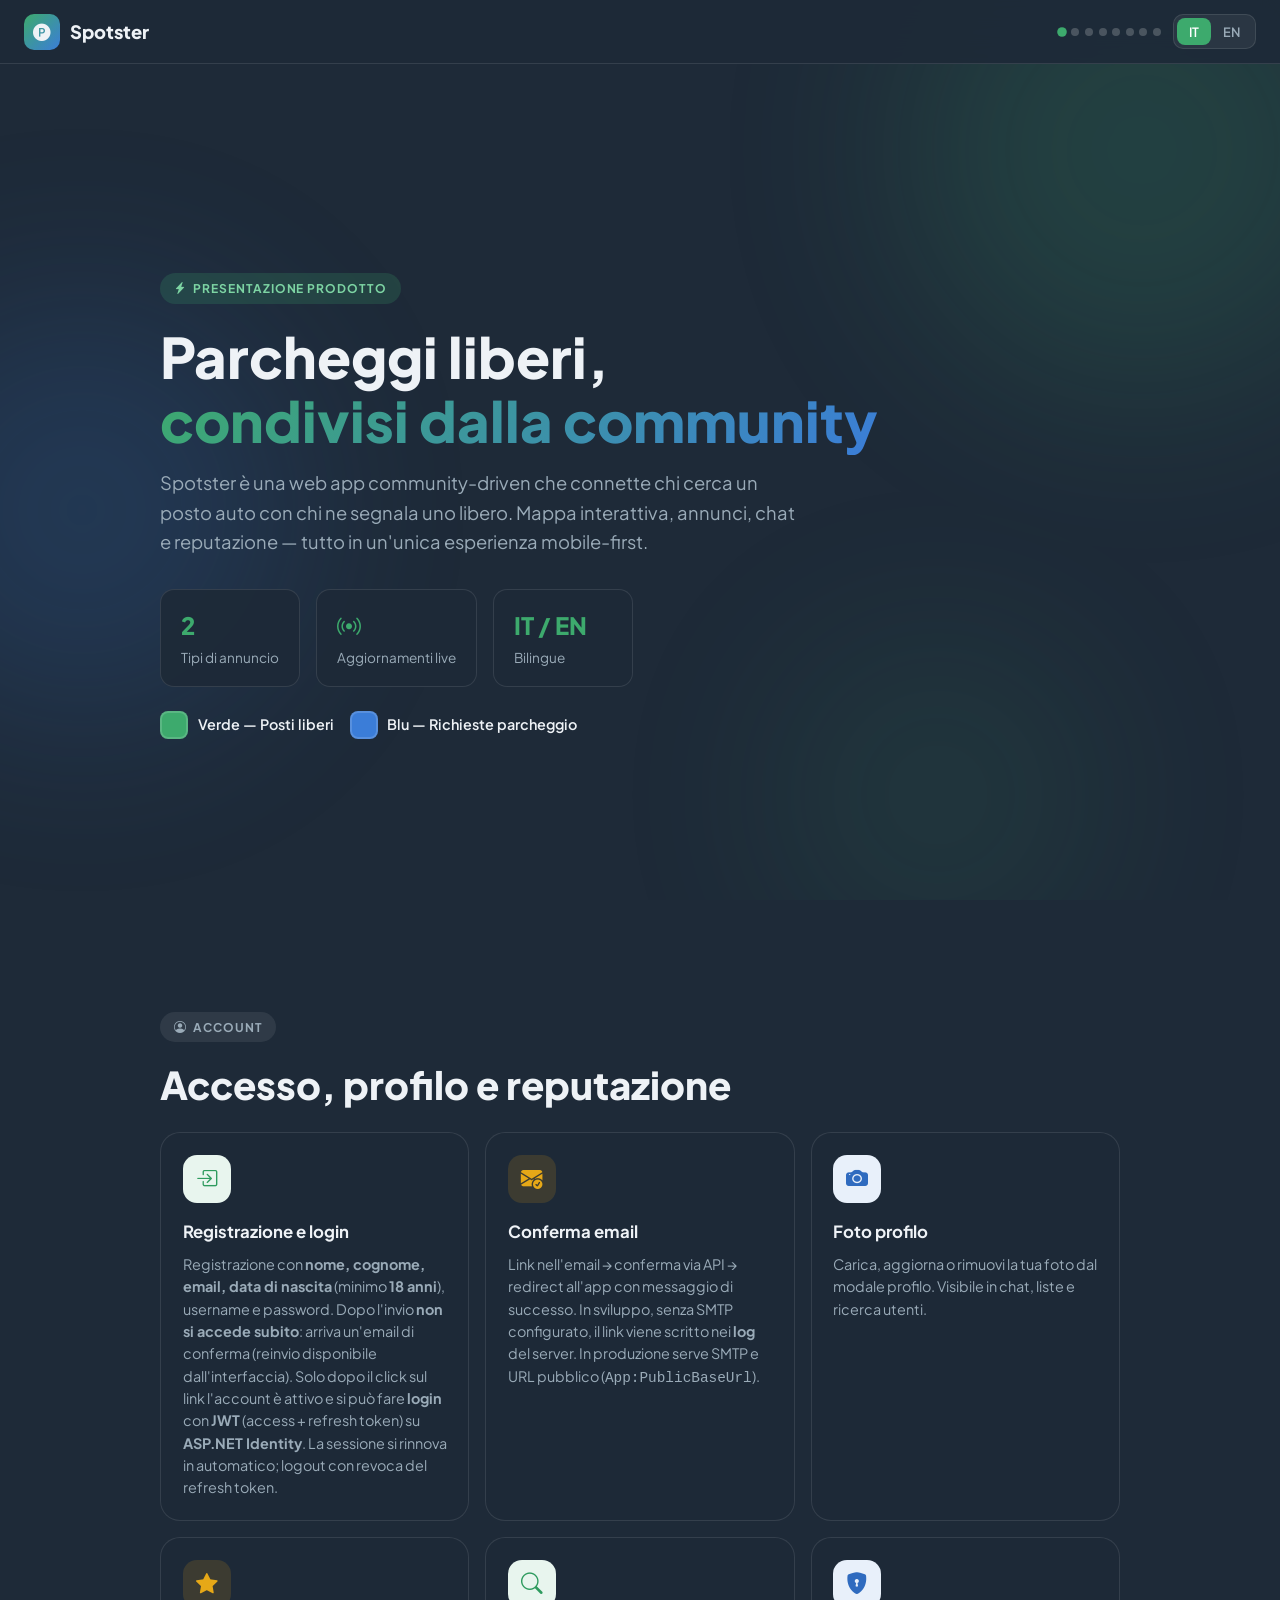
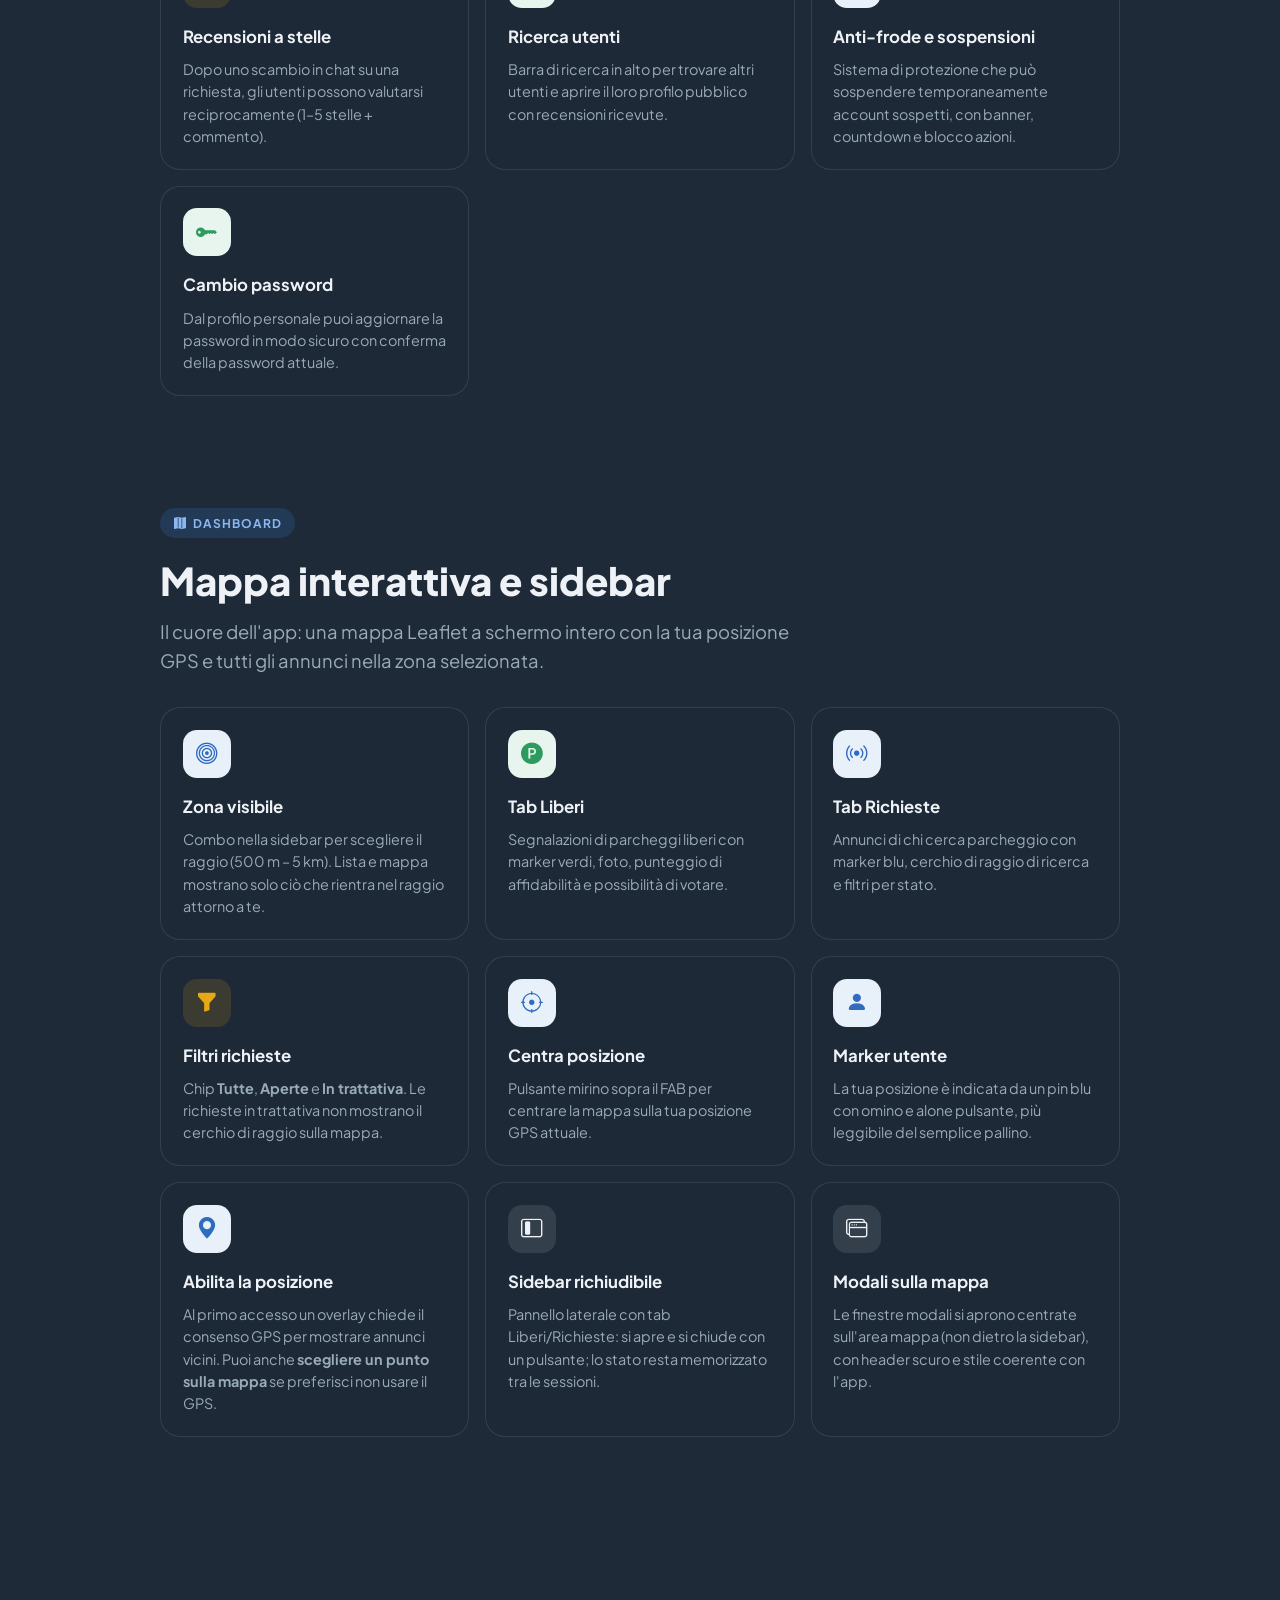
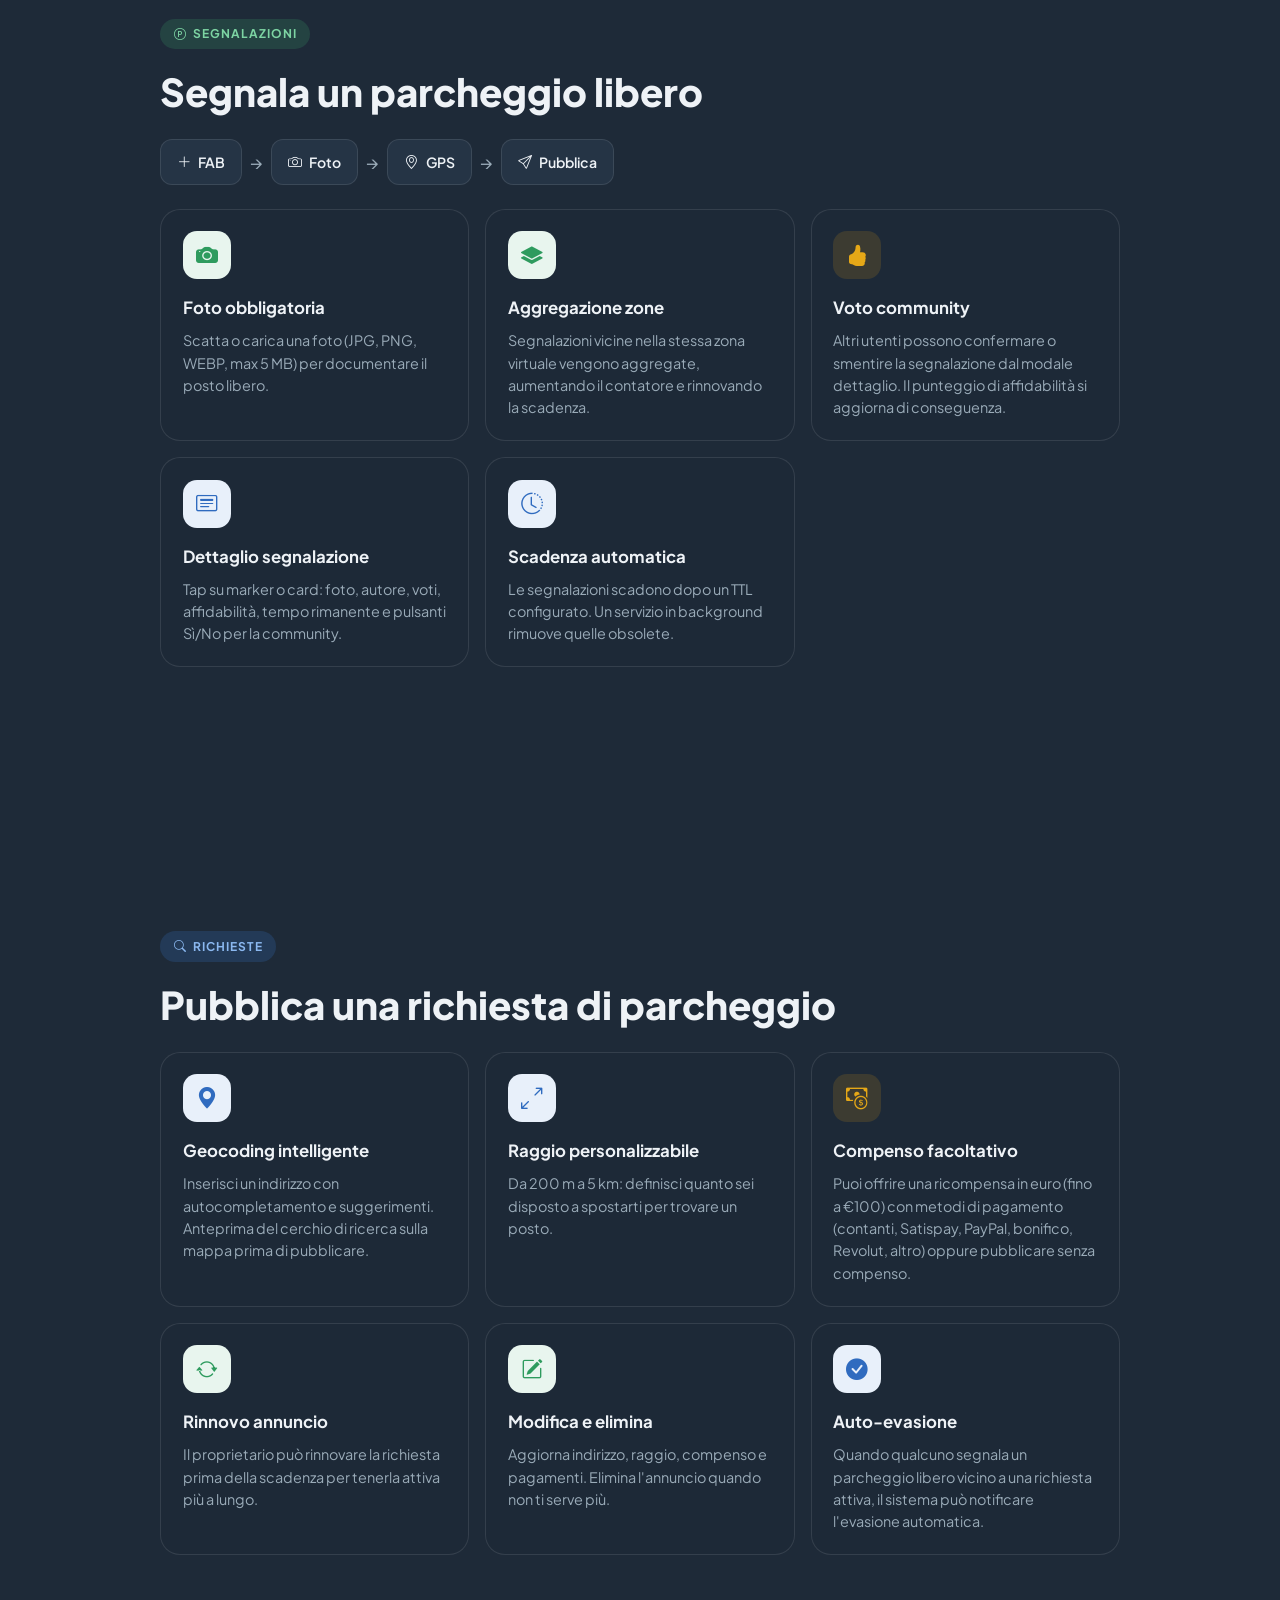
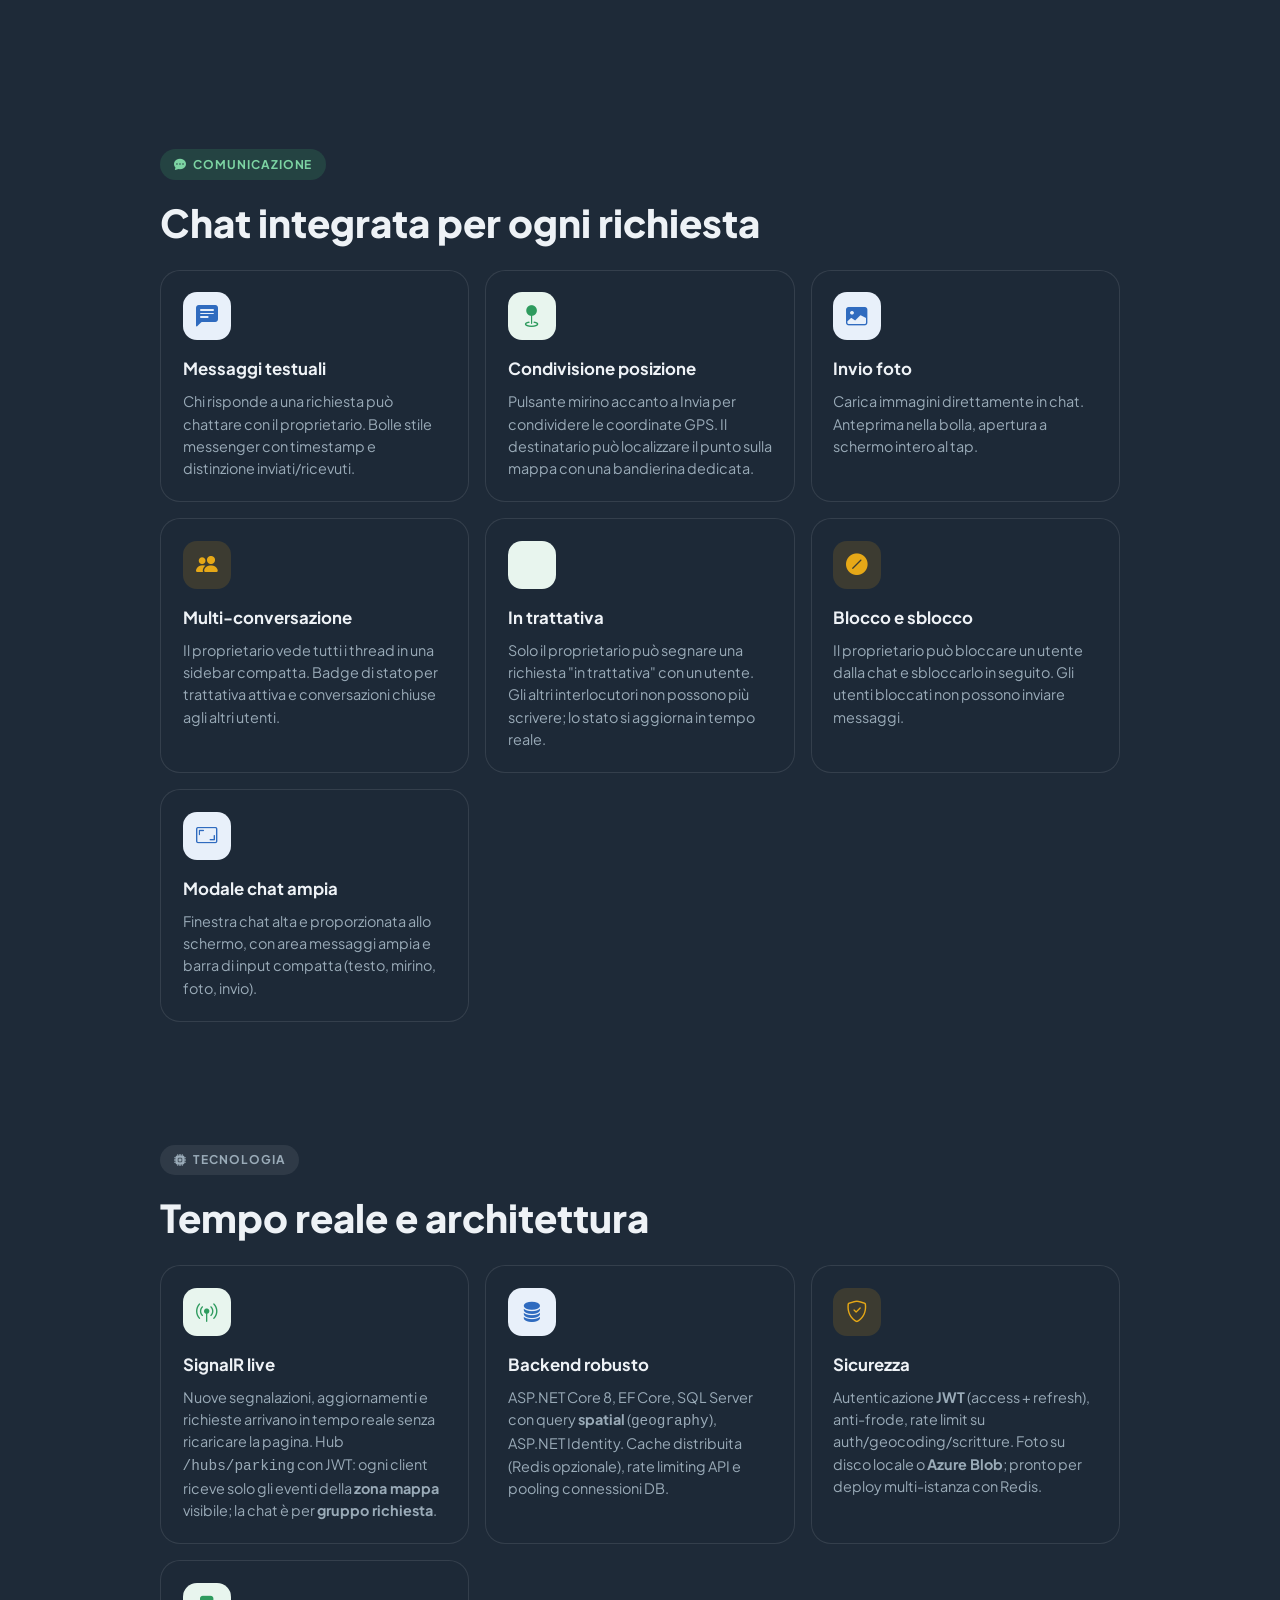
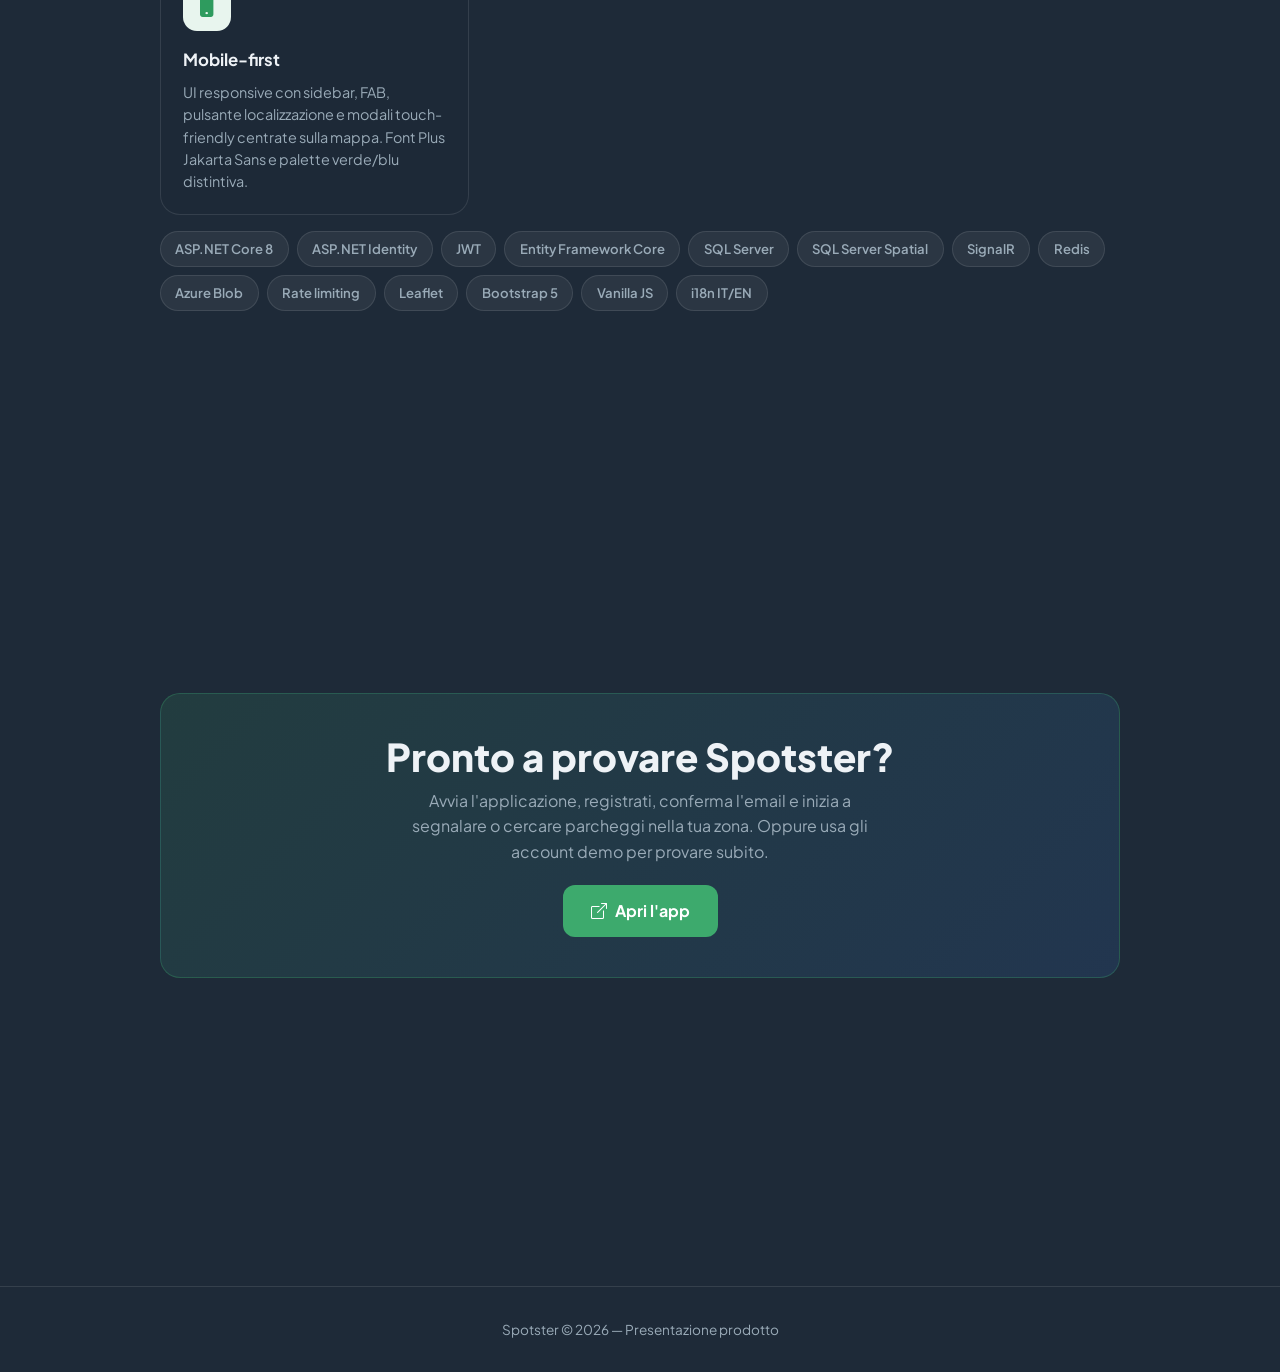
<file: wwwroot/presentazione.html>
<!DOCTYPE html>
<html lang="it">
<head>
    <meta charset="UTF-8">
    <meta name="viewport" content="width=device-width, initial-scale=1.0">
    <title>Spotster — Presentation</title>
    <link rel="preconnect" href="https://fonts.googleapis.com">
    <link rel="preconnect" href="https://fonts.gstatic.com" crossorigin>
    <link href="https://fonts.googleapis.com/css2?family=Plus+Jakarta+Sans:wght@400;500;600;700;800&display=swap" rel="stylesheet">
    <link href="https://cdn.jsdelivr.net/npm/bootstrap-icons@1.11.3/font/bootstrap-icons.min.css" rel="stylesheet">
    <style>
        :root {
            --park-green: #3DAA6D;
            --park-green-dark: #2E9B5E;
            --park-green-light: #E8F5EE;
            --map-blue: #3B7DD8;
            --map-blue-dark: #2F6BBF;
            --map-blue-light: #E8F0FA;
            --ui-dark: #1E2A38;
            --ui-elevated: #253445;
            --ui-glass: rgba(30, 42, 56, 0.92);
            --ui-border: rgba(255, 255, 255, 0.1);
            --warning: #E6A817;
            --danger: #E05252;
            --text-on-dark: #EEF2F6;
            --text-muted: #9AABB8;
            --card-radius: 20px;
            --shadow-lg: 0 16px 48px rgba(30, 42, 56, 0.35);
        }

        * { box-sizing: border-box; margin: 0; padding: 0; }

        html { scroll-behavior: smooth; }

        body {
            font-family: 'Plus Jakarta Sans', system-ui, sans-serif;
            background: var(--ui-dark);
            color: var(--text-on-dark);
            line-height: 1.6;
            -webkit-font-smoothing: antialiased;
        }

        .bg-blobs {
            position: fixed;
            inset: 0;
            pointer-events: none;
            z-index: 0;
            overflow: hidden;
        }

        .blob {
            position: absolute;
            border-radius: 50%;
            filter: blur(100px);
            opacity: 0.18;
        }

        .blob-green {
            width: 480px; height: 480px;
            background: var(--park-green);
            top: -10%; right: -8%;
        }

        .blob-blue {
            width: 420px; height: 420px;
            background: var(--map-blue);
            bottom: 20%; left: -10%;
        }

        .blob-green-2 {
            width: 300px; height: 300px;
            background: var(--park-green);
            bottom: -5%; right: 15%;
            opacity: 0.12;
        }

        /* ─── Top bar ─── */
        .pres-nav {
            position: fixed;
            top: 0; left: 0; right: 0;
            z-index: 100;
            display: flex;
            align-items: center;
            justify-content: space-between;
            padding: 0.85rem 1.5rem;
            background: var(--ui-glass);
            backdrop-filter: blur(20px);
            -webkit-backdrop-filter: blur(20px);
            border-bottom: 1px solid var(--ui-border);
        }

        .pres-brand {
            display: flex;
            align-items: center;
            gap: 0.6rem;
            font-weight: 800;
            font-size: 1.15rem;
            text-decoration: none;
            color: var(--text-on-dark);
        }

        .pres-brand-icon {
            width: 36px; height: 36px;
            border-radius: 10px;
            background: linear-gradient(135deg, var(--park-green), var(--map-blue));
            display: flex;
            align-items: center;
            justify-content: center;
            font-size: 1.1rem;
        }

        .pres-nav-actions {
            display: flex;
            align-items: center;
            gap: 0.75rem;
        }

        .lang-switch {
            display: flex;
            background: rgba(255,255,255,0.06);
            border-radius: 10px;
            padding: 3px;
            border: 1px solid var(--ui-border);
        }

        .lang-btn {
            border: none;
            background: transparent;
            color: var(--text-muted);
            font-family: inherit;
            font-weight: 600;
            font-size: 0.8rem;
            padding: 0.35rem 0.75rem;
            border-radius: 8px;
            cursor: pointer;
            transition: 0.2s ease;
        }

        .lang-btn.active {
            background: var(--park-green);
            color: #fff;
        }

        .nav-dots {
            display: flex;
            gap: 0.35rem;
        }

        .nav-dot {
            width: 8px; height: 8px;
            border-radius: 50%;
            background: rgba(255,255,255,0.2);
            border: none;
            cursor: pointer;
            transition: 0.2s;
        }

        .nav-dot.active { background: var(--park-green); transform: scale(1.2); }

        /* ─── Slides ─── */
        .slides-wrap {
            position: relative;
            z-index: 1;
            padding-top: 64px;
        }

        .slide {
            min-height: 100vh;
            display: flex;
            align-items: center;
            justify-content: center;
            padding: 3rem 1.5rem 4rem;
            scroll-margin-top: 64px;
        }

        .slide-inner {
            width: 100%;
            max-width: 960px;
        }

        .slide-tag {
            display: inline-flex;
            align-items: center;
            gap: 0.4rem;
            font-size: 0.75rem;
            font-weight: 700;
            text-transform: uppercase;
            letter-spacing: 0.08em;
            padding: 0.35rem 0.85rem;
            border-radius: 999px;
            margin-bottom: 1.25rem;
        }

        .tag-green { background: rgba(61,170,109,0.2); color: #7DD4A3; }
        .tag-blue { background: rgba(59,125,216,0.2); color: #8BB8F0; }
        .tag-warn { background: rgba(230,168,23,0.2); color: #F0C96A; }
        .tag-neutral { background: rgba(255,255,255,0.08); color: var(--text-muted); }

        h1 {
            font-size: clamp(2.2rem, 5vw, 3.5rem);
            font-weight: 800;
            line-height: 1.15;
            margin-bottom: 1rem;
        }

        h1 .gradient {
            background: linear-gradient(135deg, var(--park-green) 0%, var(--map-blue) 100%);
            -webkit-background-clip: text;
            -webkit-text-fill-color: transparent;
            background-clip: text;
        }

        h2 {
            font-size: clamp(1.6rem, 3.5vw, 2.4rem);
            font-weight: 800;
            margin-bottom: 0.75rem;
            line-height: 1.2;
        }

        .lead {
            font-size: 1.15rem;
            color: var(--text-muted);
            max-width: 640px;
            margin-bottom: 2rem;
        }

        .hero-stats {
            display: flex;
            flex-wrap: wrap;
            gap: 1rem;
            margin-top: 2rem;
        }

        .hero-stat {
            background: var(--ui-glass);
            border: 1px solid var(--ui-border);
            border-radius: 14px;
            padding: 1rem 1.25rem;
            min-width: 140px;
        }

        .hero-stat strong {
            display: block;
            font-size: 1.5rem;
            font-weight: 800;
            color: var(--park-green);
        }

        .hero-stat span { font-size: 0.85rem; color: var(--text-muted); }

        /* ─── Feature cards ─── */
        .feature-grid {
            display: grid;
            grid-template-columns: repeat(auto-fill, minmax(260px, 1fr));
            gap: 1rem;
            margin-top: 1.5rem;
        }

        .feature-card {
            background: var(--ui-glass);
            border: 1px solid var(--ui-border);
            border-radius: var(--card-radius);
            padding: 1.35rem;
            transition: transform 0.2s, border-color 0.2s;
        }

        .feature-card:hover {
            transform: translateY(-3px);
            border-color: rgba(61,170,109,0.35);
        }

        .feature-icon {
            width: 48px; height: 48px;
            border-radius: 14px;
            display: flex;
            align-items: center;
            justify-content: center;
            font-size: 1.35rem;
            margin-bottom: 1rem;
        }

        .icon-green { background: var(--park-green-light); color: var(--park-green-dark); }
        .icon-blue { background: var(--map-blue-light); color: var(--map-blue-dark); }
        .icon-warn { background: rgba(230,168,23,0.15); color: var(--warning); }

        .feature-card h3 {
            font-size: 1.05rem;
            font-weight: 700;
            margin-bottom: 0.45rem;
        }

        .feature-card p {
            font-size: 0.9rem;
            color: var(--text-muted);
            line-height: 1.55;
        }

        /* ─── Flow diagram ─── */
        .flow {
            display: flex;
            flex-wrap: wrap;
            align-items: center;
            gap: 0.5rem;
            margin: 1.5rem 0;
        }

        .flow-step {
            background: var(--ui-elevated);
            border: 1px solid var(--ui-border);
            border-radius: 12px;
            padding: 0.65rem 1rem;
            font-size: 0.88rem;
            font-weight: 600;
            display: flex;
            align-items: center;
            gap: 0.45rem;
        }

        .flow-arrow {
            color: var(--text-muted);
            font-size: 1.1rem;
        }

        /* ─── Color legend ─── */
        .color-legend {
            display: flex;
            flex-wrap: wrap;
            gap: 1rem;
            margin-top: 1.5rem;
        }

        .color-chip {
            display: flex;
            align-items: center;
            gap: 0.6rem;
            font-size: 0.9rem;
            font-weight: 600;
        }

        .color-swatch {
            width: 28px; height: 28px;
            border-radius: 8px;
            border: 2px solid rgba(255,255,255,0.15);
        }

        /* ─── Tech stack ─── */
        .tech-pills {
            display: flex;
            flex-wrap: wrap;
            gap: 0.5rem;
            margin-top: 1rem;
        }

        .tech-pill {
            background: rgba(255,255,255,0.06);
            border: 1px solid var(--ui-border);
            border-radius: 999px;
            padding: 0.4rem 0.9rem;
            font-size: 0.82rem;
            font-weight: 600;
            color: var(--text-muted);
        }

        /* ─── CTA footer ─── */
        .cta-box {
            background: linear-gradient(135deg, rgba(61,170,109,0.15), rgba(59,125,216,0.15));
            border: 1px solid rgba(61,170,109,0.3);
            border-radius: var(--card-radius);
            padding: 2.5rem;
            text-align: center;
            margin-top: 1rem;
        }

        .cta-box h2 { margin-bottom: 0.5rem; }

        .cta-btn {
            display: inline-flex;
            align-items: center;
            gap: 0.5rem;
            margin-top: 1.25rem;
            padding: 0.85rem 1.75rem;
            background: var(--park-green);
            color: #fff;
            font-family: inherit;
            font-weight: 700;
            font-size: 1rem;
            border: none;
            border-radius: 12px;
            text-decoration: none;
            transition: background 0.2s, transform 0.2s;
        }

        .cta-btn:hover {
            background: var(--park-green-dark);
            transform: translateY(-2px);
            color: #fff;
        }

        .slide-footer {
            text-align: center;
            padding: 2rem;
            color: var(--text-muted);
            font-size: 0.85rem;
            border-top: 1px solid var(--ui-border);
        }

        .lang-en { display: none; }
        html[lang="en"] .lang-it { display: none; }
        html[lang="en"] .lang-en { display: block; }
        html[lang="en"] span.lang-en { display: inline; }
        html[lang="en"] .lang-it.inline { display: none; }

        @media (max-width: 640px) {
            .nav-dots { display: none; }
            .slide { padding: 2rem 1rem 3rem; }
        }
    </style>
</head>
<body>
    <div class="bg-blobs" aria-hidden="true">
        <div class="blob blob-green"></div>
        <div class="blob blob-blue"></div>
        <div class="blob blob-green-2"></div>
    </div>

    <nav class="pres-nav">
        <a href="#hero" class="pres-brand">
            <span class="pres-brand-icon"><i class="bi bi-p-circle-fill"></i></span>
            Spotster
        </a>
        <div class="pres-nav-actions">
            <div class="nav-dots" id="nav-dots" aria-hidden="true"></div>
            <div class="lang-switch">
                <button type="button" class="lang-btn active" data-lang="it">IT</button>
                <button type="button" class="lang-btn" data-lang="en">EN</button>
            </div>
        </div>
    </nav>

    <main class="slides-wrap">

        <!-- HERO -->
        <section class="slide" id="hero" data-slide="0">
            <div class="slide-inner">
                <span class="slide-tag tag-green"><i class="bi bi-lightning-charge-fill"></i> <span class="lang-it">Presentazione prodotto</span><span class="lang-en">Product overview</span></span>
                <h1>
                    <span class="lang-it">Parcheggi liberi,<br><span class="gradient">condivisi dalla community</span></span>
                    <span class="lang-en">Free parking,<br><span class="gradient">shared by the community</span></span>
                </h1>
                <p class="lead lang-it">
                    Spotster è una web app community-driven che connette chi cerca un posto auto con chi ne segnala uno libero.
                    Mappa interattiva, annunci, chat e reputazione — tutto in un'unica esperienza mobile-first.
                </p>
                <p class="lead lang-en">
                    Spotster is a community-driven web app that connects people looking for parking with those who report free spots.
                    Interactive map, listings, chat and reputation — all in one mobile-first experience.
                </p>
                <div class="hero-stats">
                    <div class="hero-stat">
                        <strong>2</strong>
                        <span class="lang-it">Tipi di annuncio</span>
                        <span class="lang-en">Listing types</span>
                    </div>
                    <div class="hero-stat">
                        <strong><i class="bi bi-broadcast"></i></strong>
                        <span class="lang-it">Aggiornamenti live</span>
                        <span class="lang-en">Live updates</span>
                    </div>
                    <div class="hero-stat">
                        <strong>IT / EN</strong>
                        <span class="lang-it">Bilingue</span>
                        <span class="lang-en">Bilingual</span>
                    </div>
                </div>
                <div class="color-legend">
                    <div class="color-chip">
                        <span class="color-swatch" style="background:#3DAA6D"></span>
                        <span class="lang-it">Verde — Posti liberi</span>
                        <span class="lang-en">Green — Free spots</span>
                    </div>
                    <div class="color-chip">
                        <span class="color-swatch" style="background:#3B7DD8"></span>
                        <span class="lang-it">Blu — Richieste parcheggio</span>
                        <span class="lang-en">Blue — Parking requests</span>
                    </div>
                </div>
            </div>
        </section>

        <!-- AUTH & PROFILE -->
        <section class="slide" id="auth" data-slide="1">
            <div class="slide-inner">
                <span class="slide-tag tag-neutral"><i class="bi bi-person-circle"></i> <span class="lang-it">Account</span><span class="lang-en">Account</span></span>
                <h2 class="lang-it">Accesso, profilo e reputazione</h2>
                <h2 class="lang-en">Login, profile &amp; reputation</h2>
                <div class="feature-grid">
                    <div class="feature-card">
                        <div class="feature-icon icon-green"><i class="bi bi-box-arrow-in-right"></i></div>
                        <h3 class="lang-it">Registrazione e login</h3>
                        <h3 class="lang-en">Sign up &amp; login</h3>
                        <p class="lang-it">Registrazione con <strong>nome, cognome, email, data di nascita</strong> (minimo <strong>18 anni</strong>), username e password. Dopo l'invio <strong>non si accede subito</strong>: arriva un'email di conferma (reinvio disponibile dall'interfaccia). Solo dopo il click sul link l'account è attivo e si può fare <strong>login</strong> con <strong>JWT</strong> (access + refresh token) su <strong>ASP.NET Identity</strong>. La sessione si rinnova in automatico; logout con revoca del refresh token.</p>
                        <p class="lang-en">Sign up with <strong>first name, last name, email, date of birth</strong> (minimum age <strong>18</strong>), username and password. After submit you <strong>cannot log in yet</strong>: a confirmation email is sent (resend available in the UI). Only after clicking the link is the account active and <strong>login</strong> issues <strong>JWT</strong> access + refresh tokens via <strong>ASP.NET Identity</strong>. Session renews automatically; logout revokes the refresh token.</p>
                    </div>
                    <div class="feature-card">
                        <div class="feature-icon icon-warn"><i class="bi bi-envelope-check-fill"></i></div>
                        <h3 class="lang-it">Conferma email</h3>
                        <h3 class="lang-en">Email confirmation</h3>
                        <p class="lang-it">Link nell'email → conferma via API → redirect all'app con messaggio di successo. In sviluppo, senza SMTP configurato, il link viene scritto nei <strong>log</strong> del server. In produzione serve SMTP e URL pubblico (<code>App:PublicBaseUrl</code>).</p>
                        <p class="lang-en">Email link → API confirmation → redirect to the app with a success message. In development, without SMTP, the link is written to server <strong>logs</strong>. Production requires SMTP and a public URL (<code>App:PublicBaseUrl</code>).</p>
                    </div>
                    <div class="feature-card">
                        <div class="feature-icon icon-blue"><i class="bi bi-camera-fill"></i></div>
                        <h3 class="lang-it">Foto profilo</h3>
                        <h3 class="lang-en">Profile photo</h3>
                        <p class="lang-it">Carica, aggiorna o rimuovi la tua foto dal modale profilo. Visibile in chat, liste e ricerca utenti.</p>
                        <p class="lang-en">Upload, update or remove your photo from the profile modal. Visible in chat, lists and user search.</p>
                    </div>
                    <div class="feature-card">
                        <div class="feature-icon icon-warn"><i class="bi bi-star-fill"></i></div>
                        <h3 class="lang-it">Recensioni a stelle</h3>
                        <h3 class="lang-en">Star reviews</h3>
                        <p class="lang-it">Dopo uno scambio in chat su una richiesta, gli utenti possono valutarsi reciprocamente (1–5 stelle + commento).</p>
                        <p class="lang-en">After chatting on a request, users can rate each other (1–5 stars + comment).</p>
                    </div>
                    <div class="feature-card">
                        <div class="feature-icon icon-green"><i class="bi bi-search"></i></div>
                        <h3 class="lang-it">Ricerca utenti</h3>
                        <h3 class="lang-en">User search</h3>
                        <p class="lang-it">Barra di ricerca in alto per trovare altri utenti e aprire il loro profilo pubblico con recensioni ricevute.</p>
                        <p class="lang-en">Top search bar to find other users and open their public profile with received reviews.</p>
                    </div>
                    <div class="feature-card">
                        <div class="feature-icon icon-blue"><i class="bi bi-shield-lock-fill"></i></div>
                        <h3 class="lang-it">Anti-frode e sospensioni</h3>
                        <h3 class="lang-en">Anti-fraud &amp; suspensions</h3>
                        <p class="lang-it">Sistema di protezione che può sospendere temporaneamente account sospetti, con banner, countdown e blocco azioni.</p>
                        <p class="lang-en">Protection system that can temporarily suspend suspicious accounts, with banner, countdown and action blocking.</p>
                    </div>
                    <div class="feature-card">
                        <div class="feature-icon icon-green"><i class="bi bi-key-fill"></i></div>
                        <h3 class="lang-it">Cambio password</h3>
                        <h3 class="lang-en">Password change</h3>
                        <p class="lang-it">Dal profilo personale puoi aggiornare la password in modo sicuro con conferma della password attuale.</p>
                        <p class="lang-en">From your personal profile you can securely update your password with current password confirmation.</p>
                    </div>
                </div>
            </div>
        </section>

        <!-- MAP & SIDEBAR -->
        <section class="slide" id="map" data-slide="2">
            <div class="slide-inner">
                <span class="slide-tag tag-blue"><i class="bi bi-map-fill"></i> <span class="lang-it">Dashboard</span><span class="lang-en">Dashboard</span></span>
                <h2 class="lang-it">Mappa interattiva e sidebar</h2>
                <h2 class="lang-en">Interactive map &amp; sidebar</h2>
                <p class="lead lang-it">Il cuore dell'app: una mappa Leaflet a schermo intero con la tua posizione GPS e tutti gli annunci nella zona selezionata.</p>
                <p class="lead lang-en">The heart of the app: a full-screen Leaflet map with your GPS position and all listings in the selected area.</p>
                <div class="feature-grid">
                    <div class="feature-card">
                        <div class="feature-icon icon-blue"><i class="bi bi-bullseye"></i></div>
                        <h3 class="lang-it">Zona visibile</h3>
                        <h3 class="lang-en">Visible area</h3>
                        <p class="lang-it">Combo nella sidebar per scegliere il raggio (500 m – 5 km). Lista e mappa mostrano solo ciò che rientra nel raggio attorno a te.</p>
                        <p class="lang-en">Sidebar dropdown to choose radius (500 m – 5 km). List and map show only what's within range around you.</p>
                    </div>
                    <div class="feature-card">
                        <div class="feature-icon icon-green"><i class="bi bi-p-circle-fill"></i></div>
                        <h3 class="lang-it">Tab Liberi</h3>
                        <h3 class="lang-en">Free tab</h3>
                        <p class="lang-it">Segnalazioni di parcheggi liberi con marker verdi, foto, punteggio di affidabilità e possibilità di votare.</p>
                        <p class="lang-en">Free parking reports with green markers, photos, confidence score and voting.</p>
                    </div>
                    <div class="feature-card">
                        <div class="feature-icon icon-blue"><i class="bi bi-broadcast"></i></div>
                        <h3 class="lang-it">Tab Richieste</h3>
                        <h3 class="lang-en">Requests tab</h3>
                        <p class="lang-it">Annunci di chi cerca parcheggio con marker blu, cerchio di raggio di ricerca e filtri per stato.</p>
                        <p class="lang-en">Listings from people seeking parking with blue markers, search radius circle and status filters.</p>
                    </div>
                    <div class="feature-card">
                        <div class="feature-icon icon-warn"><i class="bi bi-funnel-fill"></i></div>
                        <h3 class="lang-it">Filtri richieste</h3>
                        <h3 class="lang-en">Request filters</h3>
                        <p class="lang-it">Chip <strong>Tutte</strong>, <strong>Aperte</strong> e <strong>In trattativa</strong>. Le richieste in trattativa non mostrano il cerchio di raggio sulla mappa.</p>
                        <p class="lang-en"><strong>All</strong>, <strong>Open</strong> and <strong>In deal</strong> chips. Requests in deal don't show the radius circle on the map.</p>
                    </div>
                    <div class="feature-card">
                        <div class="feature-icon icon-blue"><i class="bi bi-crosshair"></i></div>
                        <h3 class="lang-it">Centra posizione</h3>
                        <h3 class="lang-en">Locate me</h3>
                        <p class="lang-it">Pulsante mirino sopra il FAB per centrare la mappa sulla tua posizione GPS attuale.</p>
                        <p class="lang-en">Crosshair button above the FAB to center the map on your current GPS position.</p>
                    </div>
                    <div class="feature-card">
                        <div class="feature-icon icon-blue"><i class="bi bi-person-fill"></i></div>
                        <h3 class="lang-it">Marker utente</h3>
                        <h3 class="lang-en">User marker</h3>
                        <p class="lang-it">La tua posizione è indicata da un pin blu con omino e alone pulsante, più leggibile del semplice pallino.</p>
                        <p class="lang-en">Your position is shown with a blue pin and person icon plus a pulsing halo — clearer than a plain dot.</p>
                    </div>
                    <div class="feature-card">
                        <div class="feature-icon icon-blue"><i class="bi bi-geo-alt-fill"></i></div>
                        <h3 class="lang-it">Abilita la posizione</h3>
                        <h3 class="lang-en">Enable location</h3>
                        <p class="lang-it">Al primo accesso un overlay chiede il consenso GPS per mostrare annunci vicini. Puoi anche <strong>scegliere un punto sulla mappa</strong> se preferisci non usare il GPS.</p>
                        <p class="lang-en">On first login an overlay asks for GPS consent to show nearby listings. You can also <strong>pick a point on the map</strong> if you prefer not to use GPS.</p>
                    </div>
                    <div class="feature-card">
                        <div class="feature-icon icon-neutral" style="background:rgba(255,255,255,0.1);color:var(--text-on-dark);"><i class="bi bi-layout-sidebar-inset"></i></div>
                        <h3 class="lang-it">Sidebar richiudibile</h3>
                        <h3 class="lang-en">Collapsible sidebar</h3>
                        <p class="lang-it">Pannello laterale con tab Liberi/Richieste: si apre e si chiude con un pulsante; lo stato resta memorizzato tra le sessioni.</p>
                        <p class="lang-en">Side panel with Free/Requests tabs: open and close with a toggle; state is remembered across sessions.</p>
                    </div>
                    <div class="feature-card">
                        <div class="feature-icon icon-neutral" style="background:rgba(255,255,255,0.1);color:var(--text-on-dark);"><i class="bi bi-window-stack"></i></div>
                        <h3 class="lang-it">Modali sulla mappa</h3>
                        <h3 class="lang-en">Map-centered modals</h3>
                        <p class="lang-it">Le finestre modali si aprono centrate sull'area mappa (non dietro la sidebar), con header scuro e stile coerente con l'app.</p>
                        <p class="lang-en">Modal dialogs open centered on the map area (not behind the sidebar), with dark headers and consistent app styling.</p>
                    </div>
                </div>
            </div>
        </section>

        <!-- REPORTS -->
        <section class="slide" id="reports" data-slide="3">
            <div class="slide-inner">
                <span class="slide-tag tag-green"><i class="bi bi-p-circle"></i> <span class="lang-it">Segnalazioni</span><span class="lang-en">Reports</span></span>
                <h2 class="lang-it">Segnala un parcheggio libero</h2>
                <h2 class="lang-en">Report a free parking spot</h2>
                <div class="flow">
                    <span class="flow-step"><i class="bi bi-plus-lg"></i> FAB</span>
                    <span class="flow-arrow">→</span>
                    <span class="flow-step"><i class="bi bi-camera"></i> <span class="lang-it">Foto</span><span class="lang-en">Photo</span></span>
                    <span class="flow-arrow">→</span>
                    <span class="flow-step"><i class="bi bi-geo-alt"></i> GPS</span>
                    <span class="flow-arrow">→</span>
                    <span class="flow-step"><i class="bi bi-send"></i> <span class="lang-it">Pubblica</span><span class="lang-en">Publish</span></span>
                </div>
                <div class="feature-grid">
                    <div class="feature-card">
                        <div class="feature-icon icon-green"><i class="bi bi-camera-fill"></i></div>
                        <h3 class="lang-it">Foto obbligatoria</h3>
                        <h3 class="lang-en">Photo required</h3>
                        <p class="lang-it">Scatta o carica una foto (JPG, PNG, WEBP, max 5 MB) per documentare il posto libero.</p>
                        <p class="lang-en">Take or upload a photo (JPG, PNG, WEBP, max 5 MB) to document the free spot.</p>
                    </div>
                    <div class="feature-card">
                        <div class="feature-icon icon-green"><i class="bi bi-layers-fill"></i></div>
                        <h3 class="lang-it">Aggregazione zone</h3>
                        <h3 class="lang-en">Zone aggregation</h3>
                        <p class="lang-it">Segnalazioni vicine nella stessa zona virtuale vengono aggregate, aumentando il contatore e rinnovando la scadenza.</p>
                        <p class="lang-en">Nearby reports in the same virtual zone are aggregated, increasing the counter and renewing expiry.</p>
                    </div>
                    <div class="feature-card">
                        <div class="feature-icon icon-warn"><i class="bi bi-hand-thumbs-up-fill"></i></div>
                        <h3 class="lang-it">Voto community</h3>
                        <h3 class="lang-en">Community vote</h3>
                        <p class="lang-it">Altri utenti possono confermare o smentire la segnalazione dal modale dettaglio. Il punteggio di affidabilità si aggiorna di conseguenza.</p>
                        <p class="lang-en">Other users can confirm or dispute the report from the detail modal. The confidence score updates accordingly.</p>
                    </div>
                    <div class="feature-card">
                        <div class="feature-icon icon-blue"><i class="bi bi-card-text"></i></div>
                        <h3 class="lang-it">Dettaglio segnalazione</h3>
                        <h3 class="lang-en">Report detail</h3>
                        <p class="lang-it">Tap su marker o card: foto, autore, voti, affidabilità, tempo rimanente e pulsanti Sì/No per la community.</p>
                        <p class="lang-en">Tap marker or card: photo, author, votes, confidence, time left and Yes/No buttons for the community.</p>
                    </div>
                    <div class="feature-card">
                        <div class="feature-icon icon-blue"><i class="bi bi-clock-history"></i></div>
                        <h3 class="lang-it">Scadenza automatica</h3>
                        <h3 class="lang-en">Auto expiry</h3>
                        <p class="lang-it">Le segnalazioni scadono dopo un TTL configurato. Un servizio in background rimuove quelle obsolete.</p>
                        <p class="lang-en">Reports expire after a configured TTL. A background service removes outdated ones.</p>
                    </div>
                </div>
            </div>
        </section>

        <!-- REQUESTS -->
        <section class="slide" id="requests" data-slide="4">
            <div class="slide-inner">
                <span class="slide-tag tag-blue"><i class="bi bi-search"></i> <span class="lang-it">Richieste</span><span class="lang-en">Requests</span></span>
                <h2 class="lang-it">Pubblica una richiesta di parcheggio</h2>
                <h2 class="lang-en">Publish a parking request</h2>
                <div class="feature-grid">
                    <div class="feature-card">
                        <div class="feature-icon icon-blue"><i class="bi bi-geo-alt-fill"></i></div>
                        <h3 class="lang-it">Geocoding intelligente</h3>
                        <h3 class="lang-en">Smart geocoding</h3>
                        <p class="lang-it">Inserisci un indirizzo con autocompletamento e suggerimenti. Anteprima del cerchio di ricerca sulla mappa prima di pubblicare.</p>
                        <p class="lang-en">Enter an address with autocomplete and suggestions. Search circle preview on the map before publishing.</p>
                    </div>
                    <div class="feature-card">
                        <div class="feature-icon icon-blue"><i class="bi bi-arrows-angle-expand"></i></div>
                        <h3 class="lang-it">Raggio personalizzabile</h3>
                        <h3 class="lang-en">Customizable radius</h3>
                        <p class="lang-it">Da 200 m a 5 km: definisci quanto sei disposto a spostarti per trovare un posto.</p>
                        <p class="lang-en">From 200 m to 5 km: define how far you're willing to go to find a spot.</p>
                    </div>
                    <div class="feature-card">
                        <div class="feature-icon icon-warn"><i class="bi bi-cash-coin"></i></div>
                        <h3 class="lang-it">Compenso facoltativo</h3>
                        <h3 class="lang-en">Optional reward</h3>
                        <p class="lang-it">Puoi offrire una ricompensa in euro (fino a €100) con metodi di pagamento (contanti, Satispay, PayPal, bonifico, Revolut, altro) oppure pubblicare senza compenso.</p>
                        <p class="lang-en">You can offer a reward in euros (up to €100) with payment methods (cash, Satispay, PayPal, bank transfer, Revolut, other) or publish with no reward.</p>
                    </div>
                    <div class="feature-card">
                        <div class="feature-icon icon-green"><i class="bi bi-arrow-repeat"></i></div>
                        <h3 class="lang-it">Rinnovo annuncio</h3>
                        <h3 class="lang-en">Listing renewal</h3>
                        <p class="lang-it">Il proprietario può rinnovare la richiesta prima della scadenza per tenerla attiva più a lungo.</p>
                        <p class="lang-en">The owner can renew the request before expiry to keep it active longer.</p>
                    </div>
                    <div class="feature-card">
                        <div class="feature-icon icon-green"><i class="bi bi-pencil-square"></i></div>
                        <h3 class="lang-it">Modifica e elimina</h3>
                        <h3 class="lang-en">Edit &amp; delete</h3>
                        <p class="lang-it">Aggiorna indirizzo, raggio, compenso e pagamenti. Elimina l'annuncio quando non ti serve più.</p>
                        <p class="lang-en">Update address, radius, reward and payments. Delete the listing when you no longer need it.</p>
                    </div>
                    <div class="feature-card">
                        <div class="feature-icon icon-blue"><i class="bi bi-check-circle-fill"></i></div>
                        <h3 class="lang-it">Auto-evasione</h3>
                        <h3 class="lang-en">Auto-fulfillment</h3>
                        <p class="lang-it">Quando qualcuno segnala un parcheggio libero vicino a una richiesta attiva, il sistema può notificare l'evasione automatica.</p>
                        <p class="lang-en">When someone reports a free spot near an active request, the system can notify automatic fulfillment.</p>
                    </div>
                </div>
            </div>
        </section>

        <!-- CHAT -->
        <section class="slide" id="chat" data-slide="5">
            <div class="slide-inner">
                <span class="slide-tag tag-green"><i class="bi bi-chat-dots-fill"></i> <span class="lang-it">Comunicazione</span><span class="lang-en">Communication</span></span>
                <h2 class="lang-it">Chat integrata per ogni richiesta</h2>
                <h2 class="lang-en">Built-in chat for every request</h2>
                <div class="feature-grid">
                    <div class="feature-card">
                        <div class="feature-icon icon-blue"><i class="bi bi-chat-left-text-fill"></i></div>
                        <h3 class="lang-it">Messaggi testuali</h3>
                        <h3 class="lang-en">Text messages</h3>
                        <p class="lang-it">Chi risponde a una richiesta può chattare con il proprietario. Bolle stile messenger con timestamp e distinzione inviati/ricevuti.</p>
                        <p class="lang-en">Anyone responding to a request can chat with the owner. Messenger-style bubbles with timestamps and sent/received distinction.</p>
                    </div>
                    <div class="feature-card">
                        <div class="feature-icon icon-green"><i class="bi bi-geo-fill"></i></div>
                        <h3 class="lang-it">Condivisione posizione</h3>
                        <h3 class="lang-en">Location sharing</h3>
                        <p class="lang-it">Pulsante mirino accanto a Invia per condividere le coordinate GPS. Il destinatario può localizzare il punto sulla mappa con una bandierina dedicata.</p>
                        <p class="lang-en">Crosshair button next to Send to share GPS coordinates. The recipient can locate the point on the map with a dedicated flag marker.</p>
                    </div>
                    <div class="feature-card">
                        <div class="feature-icon icon-blue"><i class="bi bi-image-fill"></i></div>
                        <h3 class="lang-it">Invio foto</h3>
                        <h3 class="lang-en">Photo sharing</h3>
                        <p class="lang-it">Carica immagini direttamente in chat. Anteprima nella bolla, apertura a schermo intero al tap.</p>
                        <p class="lang-en">Upload images directly in chat. Preview in the bubble, full-screen on tap.</p>
                    </div>
                    <div class="feature-card">
                        <div class="feature-icon icon-warn"><i class="bi bi-people-fill"></i></div>
                        <h3 class="lang-it">Multi-conversazione</h3>
                        <h3 class="lang-en">Multi-conversation</h3>
                        <p class="lang-it">Il proprietario vede tutti i thread in una sidebar compatta. Badge di stato per trattativa attiva e conversazioni chiuse agli altri utenti.</p>
                        <p class="lang-en">The owner sees all threads in a compact sidebar. Status badges for active deals and conversations closed to other users.</p>
                    </div>
                    <div class="feature-card">
                        <div class="feature-icon icon-green"><i class="bi bi-handshake-fill"></i></div>
                        <h3 class="lang-it">In trattativa</h3>
                        <h3 class="lang-en">In deal</h3>
                        <p class="lang-it">Solo il proprietario può segnare una richiesta "in trattativa" con un utente. Gli altri interlocutori non possono più scrivere; lo stato si aggiorna in tempo reale.</p>
                        <p class="lang-en">Only the owner can mark a request "in deal" with one user. Other chat partners can no longer write; status updates in real time.</p>
                    </div>
                    <div class="feature-card">
                        <div class="feature-icon icon-warn"><i class="bi bi-slash-circle-fill"></i></div>
                        <h3 class="lang-it">Blocco e sblocco</h3>
                        <h3 class="lang-en">Block &amp; unblock</h3>
                        <p class="lang-it">Il proprietario può bloccare un utente dalla chat e sbloccarlo in seguito. Gli utenti bloccati non possono inviare messaggi.</p>
                        <p class="lang-en">The owner can block a user from chat and unblock them later. Blocked users cannot send messages.</p>
                    </div>
                    <div class="feature-card">
                        <div class="feature-icon icon-blue"><i class="bi bi-aspect-ratio"></i></div>
                        <h3 class="lang-it">Modale chat ampia</h3>
                        <h3 class="lang-en">Spacious chat modal</h3>
                        <p class="lang-it">Finestra chat alta e proporzionata allo schermo, con area messaggi ampia e barra di input compatta (testo, mirino, foto, invio).</p>
                        <p class="lang-en">Tall, screen-proportional chat window with a large message area and compact input bar (text, crosshair, photo, send).</p>
                    </div>
                </div>
            </div>
        </section>

        <!-- REALTIME & TECH -->
        <section class="slide" id="tech" data-slide="6">
            <div class="slide-inner">
                <span class="slide-tag tag-neutral"><i class="bi bi-cpu-fill"></i> <span class="lang-it">Tecnologia</span><span class="lang-en">Technology</span></span>
                <h2 class="lang-it">Tempo reale e architettura</h2>
                <h2 class="lang-en">Real-time &amp; architecture</h2>
                <div class="feature-grid">
                    <div class="feature-card">
                        <div class="feature-icon icon-green"><i class="bi bi-broadcast-pin"></i></div>
                        <h3 class="lang-it">SignalR live</h3>
                        <h3 class="lang-en">SignalR live</h3>
                        <p class="lang-it">Nuove segnalazioni, aggiornamenti e richieste arrivano in tempo reale senza ricaricare la pagina. Hub <code>/hubs/parking</code> con JWT: ogni client riceve solo gli eventi della <strong>zona mappa</strong> visibile; la chat è per <strong>gruppo richiesta</strong>.</p>
                        <p class="lang-en">New reports, updates and requests arrive in real time without reloading. <code>/hubs/parking</code> with JWT: each client receives only events for the visible <strong>map grid</strong>; chat is scoped per <strong>request group</strong>.</p>
                    </div>
                    <div class="feature-card">
                        <div class="feature-icon icon-blue"><i class="bi bi-database-fill"></i></div>
                        <h3 class="lang-it">Backend robusto</h3>
                        <h3 class="lang-en">Robust backend</h3>
                        <p class="lang-it">ASP.NET Core 8, EF Core, SQL Server con query <strong>spatial</strong> (<code>geography</code>), ASP.NET Identity. Cache distribuita (Redis opzionale), rate limiting API e pooling connessioni DB.</p>
                        <p class="lang-en">ASP.NET Core 8, EF Core, SQL Server with <strong>spatial</strong> queries (<code>geography</code>), ASP.NET Identity. Distributed cache (optional Redis), API rate limiting and DB connection pooling.</p>
                    </div>
                    <div class="feature-card">
                        <div class="feature-icon icon-warn"><i class="bi bi-shield-check"></i></div>
                        <h3 class="lang-it">Sicurezza</h3>
                        <h3 class="lang-en">Security</h3>
                        <p class="lang-it">Autenticazione <strong>JWT</strong> (access + refresh), anti-frode, rate limit su auth/geocoding/scritture. Foto su disco locale o <strong>Azure Blob</strong>; pronto per deploy multi-istanza con Redis.</p>
                        <p class="lang-en"><strong>JWT</strong> authentication (access + refresh), anti-fraud, rate limits on auth/geocoding/writes. Photos on local disk or <strong>Azure Blob</strong>; multi-instance ready with Redis.</p>
                    </div>
                    <div class="feature-card">
                        <div class="feature-icon icon-green"><i class="bi bi-phone-fill"></i></div>
                        <h3 class="lang-it">Mobile-first</h3>
                        <h3 class="lang-en">Mobile-first</h3>
                        <p class="lang-it">UI responsive con sidebar, FAB, pulsante localizzazione e modali touch-friendly centrate sulla mappa. Font Plus Jakarta Sans e palette verde/blu distintiva.</p>
                        <p class="lang-en">Responsive UI with sidebar, FAB, locate button and touch-friendly modals centered on the map. Plus Jakarta Sans font and distinctive green/blue palette.</p>
                    </div>
                </div>
                <div class="tech-pills">
                    <span class="tech-pill">ASP.NET Core 8</span>
                    <span class="tech-pill">ASP.NET Identity</span>
                    <span class="tech-pill">JWT</span>
                    <span class="tech-pill">Entity Framework Core</span>
                    <span class="tech-pill">SQL Server</span>
                    <span class="tech-pill">SQL Server Spatial</span>
                    <span class="tech-pill">SignalR</span>
                    <span class="tech-pill">Redis</span>
                    <span class="tech-pill">Azure Blob</span>
                    <span class="tech-pill">Rate limiting</span>
                    <span class="tech-pill">Leaflet</span>
                    <span class="tech-pill">Bootstrap 5</span>
                    <span class="tech-pill">Vanilla JS</span>
                    <span class="tech-pill">i18n IT/EN</span>
                </div>
            </div>
        </section>

        <!-- CTA -->
        <section class="slide" id="cta" data-slide="7">
            <div class="slide-inner">
                <div class="cta-box">
                    <h2 class="lang-it">Pronto a provare Spotster?</h2>
                    <h2 class="lang-en">Ready to try Spotster?</h2>
                    <p class="lang-it" style="color:var(--text-muted);max-width:480px;margin:0 auto;">
                        Avvia l'applicazione, registrati, conferma l'email e inizia a segnalare o cercare parcheggi nella tua zona. Oppure usa gli account demo per provare subito.
                    </p>
                    <p class="lang-en" style="color:var(--text-muted);max-width:480px;margin:0 auto;">
                        Launch the app, sign up, confirm your email, and start reporting or searching for parking in your area. Or use the demo accounts to try it immediately.
                    </p>
                    <a href="/" class="cta-btn">
                        <i class="bi bi-box-arrow-up-right"></i>
                        <span class="lang-it">Apri l'app</span>
                        <span class="lang-en">Open the app</span>
                    </a>
                </div>
            </div>
        </section>

    </main>

    <footer class="slide-footer">
        <span class="lang-it">Spotster © 2026 — Presentazione prodotto</span>
        <span class="lang-en">Spotster © 2026 — Product presentation</span>
    </footer>

    <script>
        (function () {
            const slides = document.querySelectorAll('.slide[data-slide]');
            const dotsContainer = document.getElementById('nav-dots');
            const langBtns = document.querySelectorAll('.lang-btn');

            slides.forEach((slide, i) => {
                const dot = document.createElement('button');
                dot.className = 'nav-dot' + (i === 0 ? ' active' : '');
                dot.setAttribute('aria-label', 'Slide ' + (i + 1));
                dot.addEventListener('click', () => {
                    slide.scrollIntoView({ behavior: 'smooth' });
                });
                dotsContainer.appendChild(dot);
            });

            const dots = dotsContainer.querySelectorAll('.nav-dot');

            const observer = new IntersectionObserver(entries => {
                entries.forEach(entry => {
                    if (entry.isIntersecting) {
                        const idx = entry.target.getAttribute('data-slide');
                        dots.forEach((d, i) => d.classList.toggle('active', i == idx));
                    }
                });
            }, { threshold: 0.4 });

            slides.forEach(s => observer.observe(s));

            langBtns.forEach(btn => {
                btn.addEventListener('click', () => {
                    const lang = btn.getAttribute('data-lang');
                    document.documentElement.lang = lang;
                    langBtns.forEach(b => b.classList.toggle('active', b === btn));
                    document.title = lang === 'it'
                        ? 'Spotster — Presentazione'
                        : 'Spotster — Presentation';
                });
            });
        })();
    </script>
</body>
</html>
</file>
